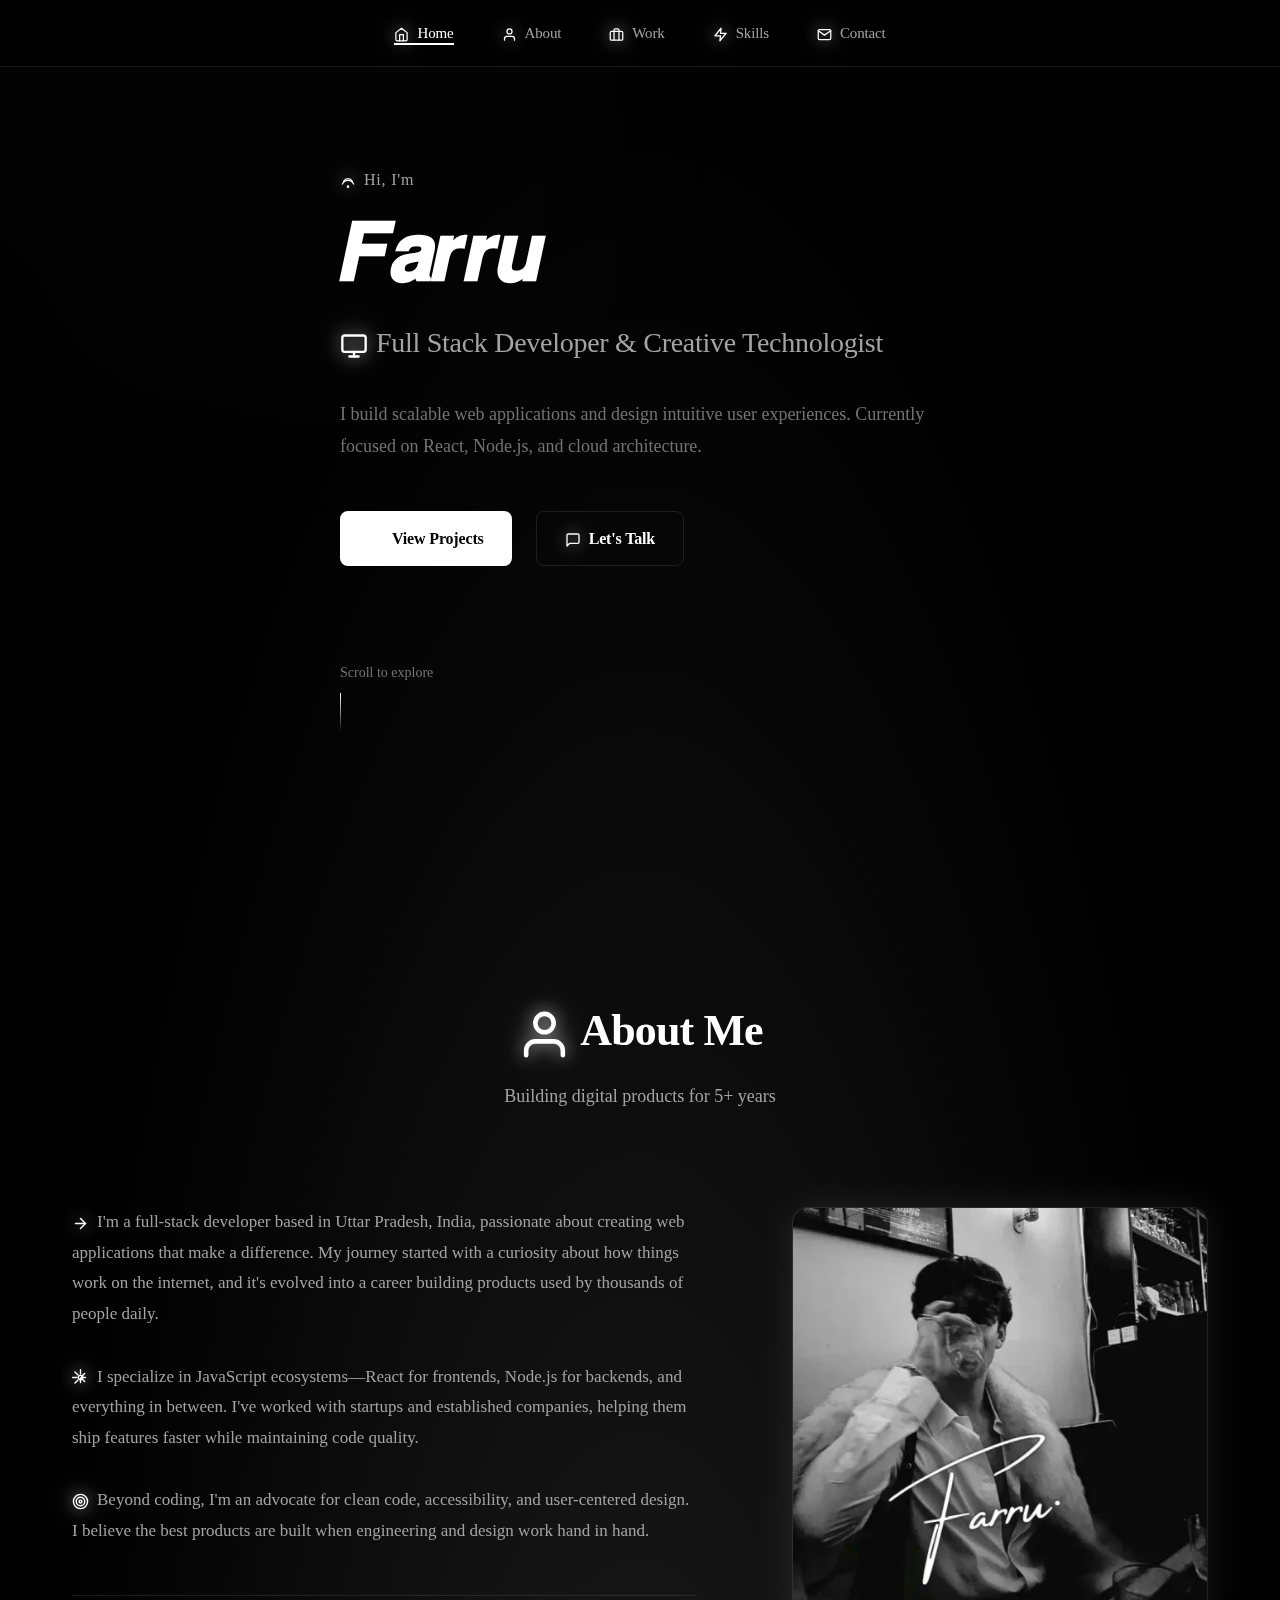
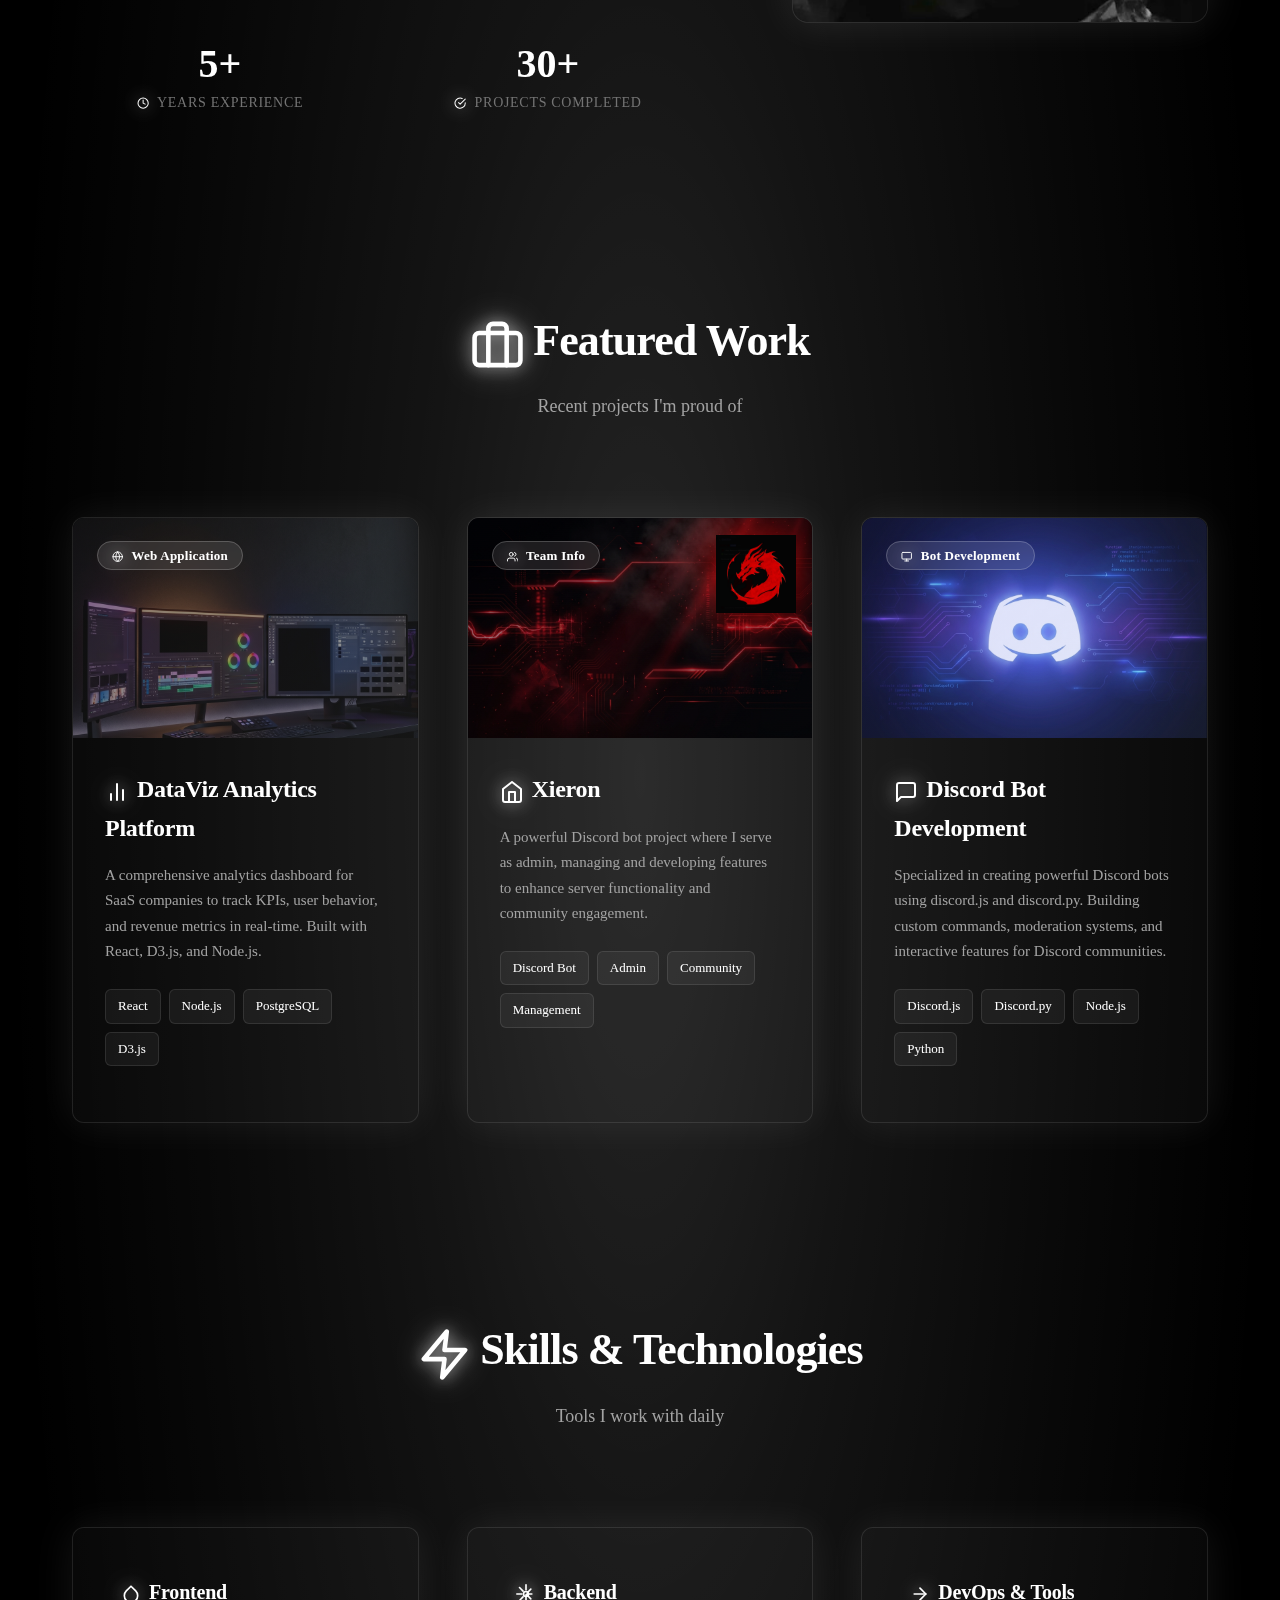
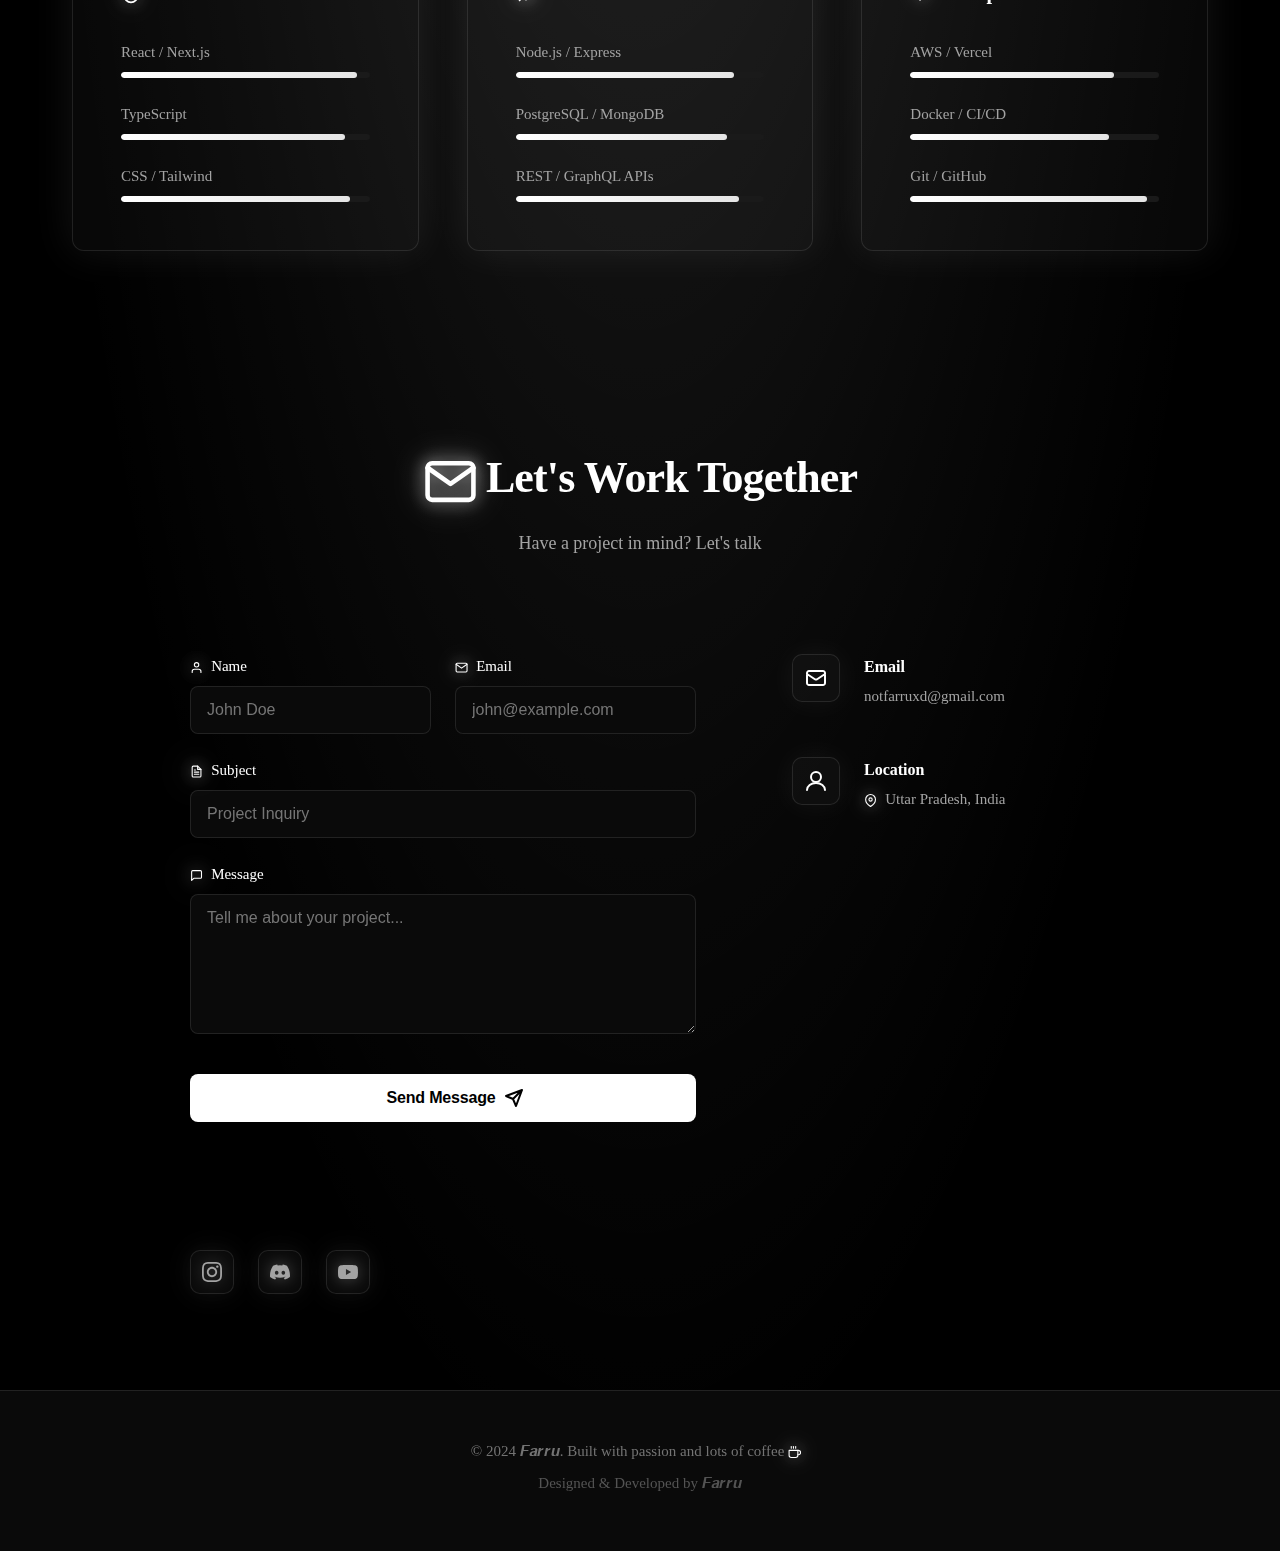
<file: index.html>
<!DOCTYPE html>
<html lang="en">

<head>
    <meta charset="UTF-8">
    <meta name="viewport" content="width=device-width, initial-scale=1.0">
    <meta name="description"
        content="𝑭𝒂𝒓𝒓𝒖 - Full Stack Developer & UI/UX Designer. Specializing in modern web applications, responsive design, and user-centric digital experiences.">
    <meta name="keywords" content="full stack developer, web developer, UI/UX designer, React, Node.js, portfolio">
    <meta name="author" content="𝑭𝒂𝒓𝒓𝒖">
    <meta property="og:title" content="𝑭𝒂𝒓𝒓𝒖 - Full Stack Developer">
    <meta property="og:description" content="Creating beautiful, functional web experiences">
    <meta property="og:type" content="website">
    <title>𝑭𝒂𝒓𝒓𝒖 - Developer & Designer</title>
    <link rel="stylesheet" href="style.css">
    <link rel="preconnect" href="https://fonts.googleapis.com">
    <link rel="preconnect" href="https://fonts.gstatic.com" crossorigin>
</head>

<body>
    <!-- Navigation -->
    <nav id="navbar">
        <div class="nav-container">
            <ul class="nav-links" id="navLinks">
                <li><a href="index.html" class="nav-link active"><span class="icon"><svg viewBox="0 0 24 24">
                                <path d="M3 9l9-7 9 7v11a2 2 0 0 1-2 2H5a2 2 0 0 1-2-2z"></path>
                                <polyline points="9 22 9 12 15 12 15 22"></polyline>
                            </svg></span>Home</a></li>
                <li><a href="#about" class="nav-link"><span class="icon"><svg viewBox="0 0 24 24">
                                <path d="M20 21v-2a4 4 0 0 0-4-4H8a4 4 0 0 0-4 4v2"></path>
                                <circle cx="12" cy="7" r="4"></circle>
                            </svg></span>About</a></li>
                <li><a href="#work" class="nav-link"><span class="icon"><svg viewBox="0 0 24 24">
                                <rect x="2" y="7" width="20" height="14" rx="2" ry="2"></rect>
                                <path d="M16 21V5a2 2 0 0 0-2-2h-4a2 2 0 0 0-2 2v16"></path>
                            </svg></span>Work</a></li>
                <li><a href="#skills" class="nav-link"><span class="icon"><svg viewBox="0 0 24 24">
                                <polygon points="13 2 3 14 12 14 11 22 21 10 12 10 13 2"></polygon>
                            </svg></span>Skills</a></li>
                <li><a href="#contact" class="nav-link"><span class="icon"><svg viewBox="0 0 24 24">
                                <path d="M4 4h16c1.1 0 2 .9 2 2v12c0 1.1-.9 2-2 2H4c-1.1 0-2-.9-2-2V6c0-1.1.9-2 2-2z">
                                </path>
                                <polyline points="22,6 12,13 2,6"></polyline>
                            </svg></span>Contact</a></li>
            </ul>
            <button class="mobile-menu-btn" id="mobileMenuBtn" aria-label="Toggle mobile menu">
                <span class="menu-icon"></span>
            </button>
        </div>
    </nav>

    <!-- Hero Section -->
    <section id="home" class="hero">
        <div class="hero-content">
            <div class="hero-label"><span class="icon"><svg viewBox="0 0 24 24">
                        <path d="M5.5 11c1.5-2.5 3.5-4 6.5-4s5 1.5 6.5 4"></path>
                        <path d="M3.5 15c2-3.5 5-5.5 8.5-5.5s6.5 2 8.5 5.5"></path>
                        <circle cx="12" cy="19" r="1"></circle>
                    </svg></span>Hi, I'm</div>
            <h1 class="hero-title">𝑭𝒂𝒓𝒓𝒖</h1>
            <p class="hero-subtitle"><span class="icon"><svg viewBox="0 0 24 24">
                        <rect x="2" y="3" width="20" height="14" rx="2" ry="2"></rect>
                        <line x1="8" y1="21" x2="16" y2="21"></line>
                        <line x1="12" y1="17" x2="12" y2="21"></line>
                    </svg></span>Full Stack Developer & Creative Technologist</p>
            <p class="hero-description">
                I build scalable web applications and design intuitive user experiences.
                Currently focused on React, Node.js, and cloud architecture.
            </p>
            <div class="cta-buttons">
                <a href="#work" class="btn btn-primary">
                    <span><span class="icon"><svg viewBox="0 0 24 24">
                                <path d="M22 19a2 2 0 0 1-2 2H4a2 2 0 0 1-2-2V5a2 2 0 0 1 2-2h5l2 3h9a2 2 0 0 1 2 2z">
                                </path>
                            </svg></span>View Projects</span>
                </a>
                <a href="#contact" class="btn btn-secondary">
                    <span><span class="icon"><svg viewBox="0 0 24 24">
                                <path d="M21 15a2 2 0 0 1-2 2H7l-4 4V5a2 2 0 0 1 2-2h14a2 2 0 0 1 2 2z"></path>
                            </svg></span>Let's Talk</span>
                </a>
            </div>
            <div class="hero-scroll-indicator">
                <span>Scroll to explore</span>
                <div class="scroll-arrow"></div>
            </div>
        </div>
    </section>

    <!-- About Section -->
    <section id="about">
        <div class="section-header">
            <h2 class="section-title"><span class="icon icon-lg"><svg viewBox="0 0 24 24">
                        <path d="M20 21v-2a4 4 0 0 0-4-4H8a4 4 0 0 0-4 4v2"></path>
                        <circle cx="12" cy="7" r="4"></circle>
                    </svg></span>About Me</h2>
            <p class="section-subtitle">Building digital products for 5+ years</p>
        </div>
        <div class="about-content">
            <div class="about-text">
                <p>
                    <span class="icon"><svg viewBox="0 0 24 24">
                            <path d="M5 12h14"></path>
                            <path d="M12 5l7 7-7 7"></path>
                        </svg></span>I'm a full-stack developer based in Uttar Pradesh, India, passionate about creating
                    web applications that make a difference. My journey started with a curiosity
                    about how things work on the internet, and it's evolved into a career building
                    products used by thousands of people daily.
                </p>
                <p>
                    <span class="icon"><svg viewBox="0 0 24 24">
                            <circle cx="12" cy="12" r="3"></circle>
                            <path
                                d="M12 1v6m0 6v6M4.22 4.22l4.24 4.24m5.08 5.08l4.24 4.24M1 12h6m6 0h6M4.22 19.78l4.24-4.24m5.08-5.08l4.24-4.24">
                            </path>
                        </svg></span>I specialize in JavaScript ecosystems—React for frontends, Node.js for backends,
                    and everything in between. I've worked with startups and established companies,
                    helping them ship features faster while maintaining code quality.
                </p>
                <p>
                    <span class="icon"><svg viewBox="0 0 24 24">
                            <circle cx="12" cy="12" r="10"></circle>
                            <circle cx="12" cy="12" r="6"></circle>
                            <circle cx="12" cy="12" r="2"></circle>
                        </svg></span>Beyond coding, I'm an advocate for clean code, accessibility, and user-centered
                    design. I believe the best products are built when engineering and design work
                    hand in hand.
                </p>
                <div class="about-stats">
                    <div class="stat-item">
                        <div class="stat-number">5+</div>
                        <div class="stat-label"><span class="icon icon-sm"><svg viewBox="0 0 24 24">
                                    <circle cx="12" cy="12" r="10"></circle>
                                    <polyline points="12 6 12 12 16 14"></polyline>
                                </svg></span>Years Experience</div>
                    </div>
                    <div class="stat-item">
                        <div class="stat-number">30+</div>
                        <div class="stat-label"><span class="icon icon-sm"><svg viewBox="0 0 24 24">
                                    <path d="M22 11.08V12a10 10 0 1 1-5.93-9.14"></path>
                                    <polyline points="22 4 12 14.01 9 11.01"></polyline>
                                </svg></span>Projects Completed</div>
                    </div>
                </div>
            </div>
            <div class="about-image">
                <div class="about-image-inner">
                    <div class="profile-placeholder">
                        <img src="profile.jpg" alt="𝑭𝒂𝒓𝒓𝒖 Profile Picture"
                            style="width: 100%; height: 100%; object-fit: cover; border-radius: 16px;">
                    </div>
                </div>
            </div>
        </div>
    </section>

    <!-- Work Section -->
    <section id="work">
        <div class="section-header">
            <h2 class="section-title"><span class="icon icon-lg"><svg viewBox="0 0 24 24">
                        <rect x="2" y="7" width="20" height="14" rx="2" ry="2"></rect>
                        <path d="M16 21V5a2 2 0 0 0-2-2h-4a2 2 0 0 0-2 2v16"></path>
                    </svg></span>Featured Work</h2>
            <p class="section-subtitle">Recent projects I'm proud of</p>
        </div>
        <div class="projects-grid">
            <article class="project-card">
                <div class="project-image project-img-1">
                    <div class="project-overlay">
                        <span class="project-category"><span class="icon icon-sm"><svg viewBox="0 0 24 24">
                                    <circle cx="12" cy="12" r="10"></circle>
                                    <line x1="2" y1="12" x2="22" y2="12"></line>
                                    <path
                                        d="M12 2a15.3 15.3 0 0 1 4 10 15.3 15.3 0 0 1-4 10 15.3 15.3 0 0 1-4-10 15.3 15.3 0 0 1 4-10z">
                                    </path>
                                </svg></span>Web Application</span>
                    </div>
                </div>
                <div class="project-content">
                    <h3><span class="icon"><svg viewBox="0 0 24 24">
                                <line x1="18" y1="20" x2="18" y2="10"></line>
                                <line x1="12" y1="20" x2="12" y2="4"></line>
                                <line x1="6" y1="20" x2="6" y2="14"></line>
                            </svg></span>DataViz Analytics Platform</h3>
                    <p>A comprehensive analytics dashboard for SaaS companies to track KPIs, user behavior, and revenue
                        metrics in real-time. Built with React, D3.js, and Node.js.</p>
                    <div class="project-tags">
                        <span class="tag">React</span>
                        <span class="tag">Node.js</span>
                        <span class="tag">PostgreSQL</span>
                        <span class="tag">D3.js</span>
                    </div>
                </div>
            </article>

            <article class="project-card">
                <div class="project-image project-img-2">
                    <img src="xieron-logo.png" alt="Xieron" class="xieron-logo">
                    <div class="project-overlay">
                        <span class="project-category"><span class="icon icon-sm"><svg viewBox="0 0 24 24">
                                    <path d="M17 21v-2a4 4 0 0 0-4-4H5a4 4 0 0 0-4 4v2"></path>
                                    <circle cx="9" cy="7" r="4"></circle>
                                    <path d="M23 21v-2a4 4 0 0 0-3-3.87"></path>
                                    <path d="M16 3.13a4 4 0 0 1 0 7.75"></path>
                                </svg></span>Team Info</span>
                    </div>
                </div>
                <div class="project-content">
                    <h3><span class="icon"><svg viewBox="0 0 24 24">
                                <path d="M3 9l9-7 9 7v11a2 2 0 0 1-2 2H5a2 2 0 0 1-2-2z"></path>
                                <polyline points="9 22 9 12 15 12 15 22"></polyline>
                            </svg></span>Xieron</h3>
                    <p>A powerful Discord bot project where I serve as admin, managing and developing features to
                        enhance
                        server functionality and community engagement.</p>
                    <div class="project-tags">
                        <span class="tag">Discord Bot</span>
                        <span class="tag">Admin</span>
                        <span class="tag">Community</span>
                        <span class="tag">Management</span>
                    </div>
                </div>
            </article>

            <article class="project-card">
                <div class="project-image project-img-3">
                    <div class="project-overlay">
                        <span class="project-category"><span class="icon icon-sm"><svg viewBox="0 0 24 24">
                                    <rect x="2" y="3" width="20" height="14" rx="2" ry="2"></rect>
                                    <line x1="8" y1="21" x2="16" y2="21"></line>
                                    <line x1="12" y1="17" x2="12" y2="21"></line>
                                </svg></span>Bot Development</span>
                    </div>
                </div>
                <div class="project-content">
                    <h3><span class="icon"><svg viewBox="0 0 24 24">
                                <path d="M21 15a2 2 0 0 1-2 2H7l-4 4V5a2 2 0 0 1 2-2h14a2 2 0 0 1 2 2z"></path>
                            </svg></span>Discord Bot Development</h3>
                    <p>Specialized in creating powerful Discord bots using discord.js and discord.py. Building custom
                        commands, moderation systems, and interactive features for Discord communities.</p>
                    <div class="project-tags">
                        <span class="tag">Discord.js</span>
                        <span class="tag">Discord.py</span>
                        <span class="tag">Node.js</span>
                        <span class="tag">Python</span>
                    </div>
                </div>
            </article>
        </div>
    </section>

    <!-- Skills Section -->
    <section id="skills">
        <div class="section-header">
            <h2 class="section-title"><span class="icon icon-lg"><svg viewBox="0 0 24 24">
                        <polygon points="13 2 3 14 12 14 11 22 21 10 12 10 13 2"></polygon>
                    </svg></span>Skills & Technologies</h2>
            <p class="section-subtitle">Tools I work with daily</p>
        </div>
        <div class="skills-container">
            <div class="skill-category">
                <h3 class="skill-category-title"><span class="icon"><svg viewBox="0 0 24 24">
                            <path d="M12 2.69l5.66 5.66a8 8 0 1 1-11.31 0z"></path>
                        </svg></span>Frontend</h3>
                <div class="skill-list">
                    <div class="skill-item">
                        <span class="skill-name">React / Next.js</span>
                        <div class="skill-bar">
                            <div class="skill-progress" style="width: 95%"></div>
                        </div>
                    </div>
                    <div class="skill-item">
                        <span class="skill-name">TypeScript</span>
                        <div class="skill-bar">
                            <div class="skill-progress" style="width: 90%"></div>
                        </div>
                    </div>
                    <div class="skill-item">
                        <span class="skill-name">CSS / Tailwind</span>
                        <div class="skill-bar">
                            <div class="skill-progress" style="width: 92%"></div>
                        </div>
                    </div>
                </div>
            </div>

            <div class="skill-category">
                <h3 class="skill-category-title"><span class="icon"><svg viewBox="0 0 24 24">
                            <circle cx="12" cy="12" r="3"></circle>
                            <path
                                d="M12 1v6m0 6v6M4.22 4.22l4.24 4.24m5.08 5.08l4.24 4.24M1 12h6m6 0h6M4.22 19.78l4.24-4.24m5.08-5.08l4.24-4.24">
                            </path>
                        </svg></span>Backend</h3>
                <div class="skill-list">
                    <div class="skill-item">
                        <span class="skill-name">Node.js / Express</span>
                        <div class="skill-bar">
                            <div class="skill-progress" style="width: 88%"></div>
                        </div>
                    </div>
                    <div class="skill-item">
                        <span class="skill-name">PostgreSQL / MongoDB</span>
                        <div class="skill-bar">
                            <div class="skill-progress" style="width: 85%"></div>
                        </div>
                    </div>
                    <div class="skill-item">
                        <span class="skill-name">REST / GraphQL APIs</span>
                        <div class="skill-bar">
                            <div class="skill-progress" style="width: 90%"></div>
                        </div>
                    </div>
                </div>
            </div>

            <div class="skill-category">
                <h3 class="skill-category-title"><span class="icon"><svg viewBox="0 0 24 24">
                            <path d="M5 12h14"></path>
                            <path d="M12 5l7 7-7 7"></path>
                        </svg></span>DevOps & Tools</h3>
                <div class="skill-list">
                    <div class="skill-item">
                        <span class="skill-name">AWS / Vercel</span>
                        <div class="skill-bar">
                            <div class="skill-progress" style="width: 82%"></div>
                        </div>
                    </div>
                    <div class="skill-item">
                        <span class="skill-name">Docker / CI/CD</span>
                        <div class="skill-bar">
                            <div class="skill-progress" style="width: 80%"></div>
                        </div>
                    </div>
                    <div class="skill-item">
                        <span class="skill-name">Git / GitHub</span>
                        <div class="skill-bar">
                            <div class="skill-progress" style="width: 95%"></div>
                        </div>
                    </div>
                </div>
            </div>
        </div>
    </section>

    <!-- Contact Section -->
    <section id="contact">
        <div class="section-header">
            <h2 class="section-title"><span class="icon icon-lg"><svg viewBox="0 0 24 24">
                        <path d="M4 4h16c1.1 0 2 .9 2 2v12c0 1.1-.9 2-2 2H4c-1.1 0-2-.9-2-2V6c0-1.1.9-2 2-2z"></path>
                        <polyline points="22,6 12,13 2,6"></polyline>
                    </svg></span>Let's Work Together</h2>
            <p class="section-subtitle">Have a project in mind? Let's talk</p>
        </div>
        <div class="contact-content">
            <form class="contact-form" id="contactForm">
                <div class="form-row">
                    <div class="form-group">
                        <label for="name"><span class="icon icon-sm"><svg viewBox="0 0 24 24">
                                    <path d="M20 21v-2a4 4 0 0 0-4-4H8a4 4 0 0 0-4 4v2"></path>
                                    <circle cx="12" cy="7" r="4"></circle>
                                </svg></span>Name</label>
                        <input type="text" id="name" name="name" required placeholder="John Doe">
                    </div>
                    <div class="form-group">
                        <label for="email"><span class="icon icon-sm"><svg viewBox="0 0 24 24">
                                    <path
                                        d="M4 4h16c1.1 0 2 .9 2 2v12c0 1.1-.9 2-2 2H4c-1.1 0-2-.9-2-2V6c0-1.1.9-2 2-2z">
                                    </path>
                                    <polyline points="22,6 12,13 2,6"></polyline>
                                </svg></span>Email</label>
                        <input type="email" id="email" name="email" required placeholder="john@example.com">
                    </div>
                </div>
                <div class="form-group">
                    <label for="subject"><span class="icon icon-sm"><svg viewBox="0 0 24 24">
                                <path d="M14 2H6a2 2 0 0 0-2 2v16a2 2 0 0 0 2 2h12a2 2 0 0 0 2-2V8z"></path>
                                <polyline points="14 2 14 8 20 8"></polyline>
                                <line x1="16" y1="13" x2="8" y2="13"></line>
                                <line x1="16" y1="17" x2="8" y2="17"></line>
                                <polyline points="10 9 9 9 8 9"></polyline>
                            </svg></span>Subject</label>
                    <input type="text" id="subject" name="subject" required placeholder="Project Inquiry">
                </div>
                <div class="form-group">
                    <label for="message"><span class="icon icon-sm"><svg viewBox="0 0 24 24">
                                <path d="M21 15a2 2 0 0 1-2 2H7l-4 4V5a2 2 0 0 1 2-2h14a2 2 0 0 1 2 2z"></path>
                            </svg></span>Message</label>
                    <textarea id="message" name="message" required
                        placeholder="Tell me about your project..."></textarea>
                </div>
                <button type="submit" class="btn btn-primary btn-submit">
                    <span><span class="icon"><svg viewBox="0 0 24 24">
                                <line x1="22" y1="2" x2="11" y2="13"></line>
                                <polygon points="22 2 15 22 11 13 2 9 22 2"></polygon>
                            </svg></span>Send Message</span>
                    <svg width="20" height="20" viewBox="0 0 20 20" fill="none">
                        <path d="M18 2L9 11M18 2L12 18L9 11M18 2L2 8L9 11" stroke="currentColor" stroke-width="2"
                            stroke-linecap="round" stroke-linejoin="round" />
                    </svg>
                </button>
            </form>

            <div class="contact-info">
                <div class="contact-item">
                    <div class="contact-icon">
                        <svg width="24" height="24" viewBox="0 0 24 24" fill="none">
                            <path
                                d="M3 8L10.89 13.26C11.2187 13.4793 11.6049 13.5963 12 13.5963C12.3951 13.5963 12.7813 13.4793 13.11 13.26L21 8M5 19H19C19.5304 19 20.0391 18.7893 20.4142 18.4142C20.7893 18.0391 21 17.5304 21 17V7C21 6.46957 20.7893 5.96086 20.4142 5.58579C20.0391 5.21071 19.5304 5 19 5H5C4.46957 5 3.96086 5.21071 3.58579 5.58579C3.21071 5.96086 3 6.46957 3 7V17C3 17.5304 3.21071 18.0391 3.58579 18.4142C3.96086 18.7893 4.46957 19 5 19Z"
                                stroke="currentColor" stroke-width="2" stroke-linecap="round" stroke-linejoin="round" />
                        </svg>
                    </div>
                    <div>
                        <h4>Email</h4>
                        <a href="mailto:notfarruxd@gmail.com">notfarruxd@gmail.com</a>
                    </div>
                </div>
                <div class="contact-item">
                    <div class="contact-icon">
                        <svg width="24" height="24" viewBox="0 0 24 24" fill="none">
                            <path
                                d="M17 8C17 10.7614 14.7614 13 12 13C9.23858 13 7 10.7614 7 8C7 5.23858 9.23858 3 12 3C14.7614 3 17 5.23858 17 8Z"
                                stroke="currentColor" stroke-width="2" />
                            <path d="M3 21C3 17.134 7.02944 14 12 14C16.9706 14 21 17.134 21 21" stroke="currentColor"
                                stroke-width="2" stroke-linecap="round" />
                        </svg>
                    </div>
                    <div>
                        <h4>Location</h4>
                        <p><span class="icon icon-sm"><svg viewBox="0 0 24 24">
                                    <path d="M21 10c0 7-9 13-9 13s-9-6-9-13a9 9 0 0 1 18 0z"></path>
                                    <circle cx="12" cy="10" r="3"></circle>
                                </svg></span>Uttar Pradesh, India</p>
                    </div>
                </div>
            </div>

            <div class="social-links">
                <a href="https://www.instagram.com/farxru/" target="_blank" rel="noopener" class="social-link"
                    id="instagram-link" aria-label="Instagram" title="Instagram">
                    <svg width="24" height="24" viewBox="0 0 24 24" fill="currentColor">
                        <path
                            d="M12 2.163c3.204 0 3.584.012 4.85.07 3.252.148 4.771 1.691 4.919 4.919.058 1.265.069 1.645.069 4.849 0 3.205-.012 3.584-.069 4.849-.149 3.225-1.664 4.771-4.919 4.919-1.266.058-1.644.07-4.85.07-3.204 0-3.584-.012-4.849-.07-3.26-.149-4.771-1.699-4.919-4.92-.058-1.265-.07-1.644-.07-4.849 0-3.204.013-3.583.07-4.849.149-3.227 1.664-4.771 4.919-4.919 1.266-.057 1.645-.069 4.849-.069zm0-2.163c-3.259 0-3.667.014-4.947.072-4.358.2-6.78 2.618-6.98 6.98-.059 1.281-.073 1.689-.073 4.948 0 3.259.014 3.668.072 4.948.2 4.358 2.618 6.78 6.98 6.98 1.281.058 1.689.072 4.948.072 3.259 0 3.668-.014 4.948-.072 4.354-.2 6.782-2.618 6.979-6.98.059-1.28.073-1.689.073-4.948 0-3.259-.014-3.667-.072-4.947-.196-4.354-2.617-6.78-6.979-6.98-1.281-.059-1.69-.073-4.949-.073zm0 5.838c-3.403 0-6.162 2.759-6.162 6.162s2.759 6.163 6.162 6.163 6.162-2.759 6.162-6.163c0-3.403-2.759-6.162-6.162-6.162zm0 10.162c-2.209 0-4-1.79-4-4 0-2.209 1.791-4 4-4s4 1.791 4 4c0 2.21-1.791 4-4 4zm6.406-11.845c-.796 0-1.441.645-1.441 1.44s.645 1.44 1.441 1.44c.795 0 1.439-.645 1.439-1.44s-.644-1.44-1.439-1.44z" />
                    </svg>
                </a>
                <a href="https://discord.gg/WwPRfftKtU" target="_blank" rel="noopener" class="social-link"
                    id="discord-link" aria-label="Discord" title="Discord">
                    <svg width="24" height="24" viewBox="0 0 24 24" fill="currentColor">
                        <path
                            d="M20.317 4.37a19.791 19.791 0 0 0-4.885-1.515.074.074 0 0 0-.079.037c-.21.375-.444.864-.608 1.25a18.27 18.27 0 0 0-5.487 0 12.64 12.64 0 0 0-.617-1.25.077.077 0 0 0-.079-.037A19.736 19.736 0 0 0 3.677 4.37a.07.07 0 0 0-.032.027C.533 9.046-.32 13.58.099 18.057a.082.082 0 0 0 .031.057 19.9 19.9 0 0 0 5.993 3.03.078.078 0 0 0 .084-.028c.462-.63.874-1.295 1.226-1.994a.076.076 0 0 0-.041-.106 13.107 13.107 0 0 1-1.872-.892.077.077 0 0 1-.008-.128 10.2 10.2 0 0 0 .372-.292.074.074 0 0 1 .077-.01c3.928 1.793 8.18 1.793 12.062 0a.074.074 0 0 1 .078.01c.12.098.246.198.373.292a.077.077 0 0 1-.006.127 12.299 12.299 0 0 1-1.873.892.077.077 0 0 0-.041.107c.36.698.772 1.362 1.225 1.993a.076.076 0 0 0 .084.028 19.839 19.839 0 0 0 6.002-3.03.077.077 0 0 0 .032-.054c.5-5.177-.838-9.674-3.549-13.66a.061.061 0 0 0-.031-.03zM8.02 15.33c-1.183 0-2.157-1.085-2.157-2.419 0-1.333.956-2.419 2.157-2.419 1.21 0 2.176 1.096 2.157 2.42 0 1.333-.956 2.418-2.157 2.418zm7.975 0c-1.183 0-2.157-1.085-2.157-2.419 0-1.333.955-2.419 2.157-2.419 1.21 0 2.176 1.096 2.157 2.42 0 1.333-.946 2.418-2.157 2.418z" />
                    </svg>
                </a>
                <a href="https://youtube.com/@farru_playz?si=hqp10x_1k02tBDEe" target="_blank" rel="noopener"
                    class="social-link" id="youtube-link" aria-label="YouTube" title="YouTube">
                    <svg width="24" height="24" viewBox="0 0 24 24" fill="currentColor">
                        <path
                            d="M23.498 6.186a3.016 3.016 0 0 0-2.122-2.136C19.505 3.545 12 3.545 12 3.545s-7.505 0-9.377.505A3.017 3.017 0 0 0 .502 6.186C0 8.07 0 12 0 12s0 3.93.502 5.814a3.016 3.016 0 0 0 2.122 2.136c1.871.505 9.376.505 9.376.505s7.505 0 9.377-.505a3.015 3.015 0 0 0 2.122-2.136C24 15.93 24 12 24 12s0-3.93-.502-5.814zM9.545 15.568V8.432L15.818 12l-6.273 3.568z" />
                    </svg>
                </a>
            </div>
        </div>
    </section>

    <!-- Footer -->
    <footer>
        <div class="footer-content">
            <p>© 2024 𝑭𝒂𝒓𝒓𝒖. Built with passion and lots of coffee <span class="icon icon-sm"><svg
                        viewBox="0 0 24 24">
                        <path d="M18 8h1a4 4 0 0 1 0 8h-1"></path>
                        <path d="M2 8h16v9a4 4 0 0 1-4 4H6a4 4 0 0 1-4-4V8z"></path>
                        <line x1="6" y1="1" x2="6" y2="4"></line>
                        <line x1="10" y1="1" x2="10" y2="4"></line>
                        <line x1="14" y1="1" x2="14" y2="4"></line>
                    </svg></span></p>
            <p class="footer-note">Designed & Developed by 𝑭𝒂𝒓𝒓𝒖</p>
        </div>
    </footer>

    <script src="script.js"></script>
</body>

</html>
</file>
<file: style.css>
:root {
    /* Black & White Professional Color Palette */
    --bg-primary: #000000;
    --bg-secondary: #0a0a0a;
    --bg-tertiary: #1a1a1a;
    --accent-primary: #ffffff;
    --accent-secondary: #e5e5e5;
    --accent-hover: #f5f5f5;
    --text-primary: #ffffff;
    --text-secondary: #a3a3a3;
    --text-muted: #737373;
    --border-color: rgba(255, 255, 255, 0.1);
    --card-bg: rgba(255, 255, 255, 0.03);

    /* Typography */
    --font-sans: 'Inter', -apple-system, BlinkMacSystemFont, 'Segoe UI', Roboto, sans-serif;
    --font-mono: 'JetBrains Mono', 'Fira Code', monospace;

    /* Spacing */
    --spacing-xs: 0.5rem;
    --spacing-sm: 1rem;
    --spacing-md: 1.5rem;
    --spacing-lg: 2rem;
    --spacing-xl: 3rem;
    --spacing-2xl: 4rem;
    --spacing-3xl: 6rem;

    /* Effects */
    --transition: all 0.3s cubic-bezier(0.4, 0, 0.2, 1);
    --shadow-sm: 0 1px 2px 0 rgba(0, 0, 0, 0.05);
    --shadow-md: 0 4px 6px -1px rgba(0, 0, 0, 0.1);
    --shadow-lg: 0 10px 15px -3px rgba(0, 0, 0, 0.1);
    --shadow-xl: 0 20px 25px -5px rgba(0, 0, 0, 0.1);
}

@import url('https://fonts.googleapis.com/css2?family=Inter:wght@300;400;500;600;700;800&display=swap');

* {
    margin: 0;
    padding: 0;
    box-sizing: border-box;
}

html {
    scroll-behavior: smooth;
    font-size: 16px;
}

body {
    font-family: var(--font-primary);
    background:
        radial-gradient(ellipse at center,
            rgba(255, 255, 255, 0.15) 0%,
            rgba(255, 255, 255, 0.08) 25%,
            rgba(255, 255, 255, 0.03) 50%,
            transparent 70%),
        var(--bg-primary);
    color: var(--text-primary);
    line-height: 1.6;
    overflow-x: hidden;
    min-height: 100vh;
    -webkit-font-smoothing: antialiased;
    -moz-osx-font-smoothing: grayscale;
    cursor: none;
    position: relative;
}

/* Breathing glow overlay */
body::before {
    content: '';
    position: fixed;
    top: 50%;
    left: 50%;
    transform: translate(-50%, -50%);
    width: 1200px;
    height: 1200px;
    background: radial-gradient(circle,
            rgba(255, 255, 255, 0.18) 0%,
            rgba(255, 255, 255, 0.10) 30%,
            rgba(255, 255, 255, 0.04) 60%,
            transparent 80%);
    filter: blur(80px);
    pointer-events: none;
    z-index: 0;
    animation: breathingGlow 4s ease-in-out infinite;
}

@keyframes breathingGlow {

    0%,
    100% {
        opacity: 0.7;
        transform: translate(-50%, -50%) scale(1);
    }

    50% {
        opacity: 1;
        transform: translate(-50%, -50%) scale(1.15);
    }
}

/* Hide cursor for all elements */
* {
    cursor: none !important;
}

/* Copy Protection - Disable text selection and image dragging */
body,
* {
    -webkit-user-select: none;
    -moz-user-select: none;
    -ms-user-select: none;
    user-select: none;
    -webkit-touch-callout: none;
}

img {
    pointer-events: none;
    -webkit-user-drag: none;
    -khtml-user-drag: none;
    -moz-user-drag: none;
    -o-user-drag: none;
    user-drag: none;
}

/* Subtle background pattern */
body::before {
    content: '';
    position: fixed;
    top: 0;
    left: 0;
    width: 100%;
    height: 100%;
    background:
        radial-gradient(circle at 20% 30%, rgba(255, 255, 255, 0.02) 0%, transparent 50%),
        radial-gradient(circle at 80% 70%, rgba(255, 255, 255, 0.015) 0%, transparent 50%);
    z-index: -1;
    pointer-events: none;
}

/* Click/Touch Ripple Effect - Black & White Cloud Style */
.ripple-effect {
    position: fixed;
    border-radius: 50%;
    background: radial-gradient(circle, rgba(255, 255, 255, 0.3) 0%, rgba(255, 255, 255, 0.15) 40%, transparent 70%);
    width: 0;
    height: 0;
    pointer-events: none;
    transform: translate(-50%, -50%);
    animation: cloud-ripple 0.8s ease-out;
    z-index: 9999;
    filter: blur(8px);
}

@keyframes cloud-ripple {
    0% {
        width: 0;
        height: 0;
        opacity: 1;
        filter: blur(0px);
    }

    50% {
        opacity: 0.8;
        filter: blur(12px);
    }

    100% {
        width: 120px;
        height: 120px;
        opacity: 0;
        filter: blur(20px);
    }
}

/* Navigation */
nav {
    position: fixed;
    top: 0;
    width: 100%;
    padding: 1.25rem 0;
    background: rgba(0, 0, 0, 0.95);
    /* Removed backdrop-filter for better performance */
    border-bottom: 1px solid var(--border-color);
    z-index: 1000;
    transition: var(--transition);
}

nav.scrolled {
    padding: 0.875rem 0;
    background: rgba(0, 0, 0, 0.95);
    box-shadow: var(--shadow-lg);
}

.nav-container {
    max-width: 1200px;
    margin: 0 auto;
    padding: 0 var(--spacing-lg);
    display: flex;
    justify-content: center;
    align-items: center;
}

.nav-links {
    display: flex;
    gap: var(--spacing-xl);
    list-style: none;
    align-items: center;
}

.nav-links a {
    color: var(--text-secondary);
    text-decoration: none;
    font-weight: 500;
    font-size: 0.9375rem;
    transition: var(--transition);
    position: relative;
    letter-spacing: -0.01em;
}

.nav-links a::after {
    content: '';
    position: absolute;
    bottom: -4px;
    left: 0;
    width: 0;
    height: 2px;
    background: var(--accent-primary);
    transition: var(--transition);
}

.nav-links a:hover,
.nav-links a.active {
    color: var(--text-primary);
}

.nav-links a:hover::after,
.nav-links a.active::after {
    width: 100%;
}

.mobile-menu-btn {
    display: none;
    background: none;
    border: none;
    cursor: pointer;
    padding: 0.5rem;
}

.menu-icon {
    display: block;
    width: 24px;
    height: 2px;
    background: var(--text-primary);
    position: relative;
    transition: var(--transition);
}

.menu-icon::before,
.menu-icon::after {
    content: '';
    position: absolute;
    width: 24px;
    height: 2px;
    background: var(--text-primary);
    transition: var(--transition);
}

.menu-icon::before {
    top: -8px;
}

.menu-icon::after {
    bottom: -8px;
}

/* Hero Section */
.hero {
    min-height: 100vh;
    display: flex;
    align-items: center;
    justify-content: center;
    padding: var(--spacing-3xl) var(--spacing-lg);
    position: relative;
}

.hero-content {
    max-width: 800px;
    text-align: left;
}

.hero-label {
    font-size: 1rem;
    color: var(--text-secondary);
    margin-bottom: var(--spacing-sm);
    font-weight: 500;
    letter-spacing: 0.05em;
}

.hero-title {
    font-size: clamp(3rem, 8vw, 5rem);
    font-weight: 800;
    margin-bottom: var(--spacing-md);
    line-height: 1.1;
    letter-spacing: -0.03em;
    color: var(--text-primary);
}

.hero-subtitle {
    font-size: clamp(1.25rem, 3vw, 1.75rem);
    color: var(--text-secondary);
    margin-bottom: var(--spacing-lg);
    font-weight: 500;
    letter-spacing: -0.01em;
}

.hero-description {
    font-size: 1.125rem;
    color: var(--text-muted);
    max-width: 600px;
    margin-bottom: var(--spacing-xl);
    line-height: 1.8;
}

.cta-buttons {
    display: flex;
    gap: var(--spacing-md);
    margin-bottom: var(--spacing-3xl);
}

.btn {
    padding: 0.875rem 1.75rem;
    border-radius: 8px;
    font-weight: 600;
    text-decoration: none;
    transition: var(--transition);
    cursor: pointer;
    border: none;
    font-size: 1rem;
    display: inline-flex;
    align-items: center;
    gap: 0.5rem;
    letter-spacing: -0.01em;
}

.btn-primary {
    background: var(--accent-primary);
    color: var(--bg-primary);
}

.btn-primary:hover {
    background: var(--accent-hover);
    transform: translateY(-2px);
    box-shadow: 0 8px 16px rgba(255, 255, 255, 0.2);
}

.btn-secondary {
    background: transparent;
    color: var(--text-primary);
    border: 1.5px solid var(--border-color);
}

.btn-secondary:hover {
    border-color: var(--accent-primary);
    background: rgba(255, 255, 255, 0.05);
    transform: translateY(-2px);
}

.hero-scroll-indicator {
    display: flex;
    flex-direction: column;
    align-items: flex-start;
    gap: 0.5rem;
    color: var(--text-muted);
    font-size: 0.875rem;
}

.scroll-arrow {
    width: 1px;
    height: 40px;
    background: linear-gradient(to bottom, var(--accent-primary), transparent);
    animation: scrollDown 2s ease-in-out infinite;
}

@keyframes scrollDown {

    0%,
    100% {
        opacity: 0;
        transform: translateY(0);
    }

    50% {
        opacity: 1;
        transform: translateY(10px);
    }
}

/* Sections */
section {
    padding: var(--spacing-3xl) var(--spacing-lg);
    max-width: 1200px;
    margin: 0 auto;
}

.section-header {
    text-align: center;
    margin-bottom: var(--spacing-3xl);
}

.section-title {
    font-size: clamp(2rem, 5vw, 2.75rem);
    font-weight: 700;
    margin-bottom: var(--spacing-sm);
    letter-spacing: -0.02em;
}

.section-subtitle {
    font-size: 1.125rem;
    color: var(--text-secondary);
    font-weight: 400;
}

/* About Section */
.about-content {
    display: grid;
    grid-template-columns: 1.5fr 1fr;
    gap: var(--spacing-3xl);
    align-items: start;
}

.about-text p {
    color: var(--text-secondary);
    margin-bottom: var(--spacing-lg);
    line-height: 1.8;
    font-size: 1.0625rem;
}

.about-stats {
    display: grid;
    grid-template-columns: repeat(2, 1fr);
    gap: var(--spacing-lg);
    margin-top: var(--spacing-xl);
    padding-top: var(--spacing-xl);
    border-top: 1px solid var(--border-color);
}

.stat-item {
    text-align: center;
}

.stat-number {
    font-size: 2.5rem;
    font-weight: 700;
    color: var(--accent-primary);
    line-height: 1;
    margin-bottom: var(--spacing-xs);
}

.stat-label {
    font-size: 0.875rem;
    color: var(--text-muted);
    text-transform: uppercase;
    letter-spacing: 0.05em;
}

.about-image {
    position: relative;
}

.about-image-inner {
    background: var(--card-bg);
    border: 1px solid var(--border-color);
    border-radius: 16px;
    padding: 0;
    display: flex;
    align-items: center;
    justify-content: center;
    min-height: 400px;
    /* Removed backdrop-filter for better performance */
    overflow: hidden;
    /* Simplified box-shadow */
    box-shadow: 0 0 40px rgba(255, 255, 255, 0.1);
}

.profile-placeholder {
    width: 100%;
    height: 100%;
    display: flex;
    align-items: center;
    justify-content: center;
}

.profile-placeholder svg {
    width: 100%;
    max-width: 280px;
    height: auto;
    filter: drop-shadow(0 8px 16px rgba(0, 0, 0, 0.3));
}

.profile-placeholder img {
    width: 100%;
    height: 100%;
    object-fit: cover;
    border-radius: 16px;
}

/* Projects Section */
.projects-grid {
    display: grid;
    grid-template-columns: repeat(auto-fit, minmax(340px, 1fr));
    gap: var(--spacing-xl);
}

.project-card {
    background: var(--card-bg);
    border: 1px solid var(--border-color);
    border-radius: 12px;
    overflow: hidden;
    transition: all 0.4s cubic-bezier(0.4, 0, 0.2, 1);
    /* Removed backdrop-filter for better performance */
    /* Simplified box-shadow */
    box-shadow: 0 0 40px rgba(255, 255, 255, 0.08);
    cursor: pointer;
}

.project-card:hover {
    transform: translateY(-8px) scale(1.02);
    border-color: rgba(255, 255, 255, 0.5);
    box-shadow: 0 20px 40px rgba(0, 0, 0, 0.6),
        0 0 60px rgba(255, 255, 255, 0.15);
}

.project-card:hover .project-image {
    transform: scale(1.05);
}

.project-card:hover .project-tags .tag {
    transform: translateY(-2px);
    box-shadow: 0 4px 8px rgba(255, 255, 255, 0.1);
}

.project-image {
    width: 100%;
    height: 220px;
    position: relative;
    overflow: hidden;
    display: flex;
    align-items: center;
    justify-content: center;
    transition: transform 0.4s cubic-bezier(0.4, 0, 0.2, 1);
}

.project-img-1 {
    background: linear-gradient(135deg, rgba(26, 26, 26, 0.5) 0%, rgba(42, 42, 42, 0.5) 100%),
        url('video-photo-editor-bg.png');
    background-size: cover;
    background-position: center;
}

.project-img-2 {
    background: linear-gradient(135deg, rgba(0, 0, 0, 0.4) 0%, rgba(10, 10, 10, 0.4) 100%),
        url('xieron-bg.png');
    background-size: cover;
    background-position: center;
}

.project-img-3 {
    background: linear-gradient(135deg, rgba(88, 101, 242, 0.2) 0%, rgba(114, 137, 218, 0.2) 100%),
        url('discord-bot-bg.png');
    background-size: cover;
    background-position: center;
}

.project-overlay {
    position: absolute;
    top: var(--spacing-md);
    left: var(--spacing-md);
}

.xieron-logo {
    position: absolute;
    top: 16px;
    right: 16px;
    width: 80px;
    height: 80px;
    object-fit: contain;
    filter: drop-shadow(0 0 20px rgba(255, 0, 0, 0.6));
    z-index: 2;
}

.project-category {
    background: rgba(255, 255, 255, 0.1);
    backdrop-filter: blur(10px);
    padding: 0.375rem 0.875rem;
    border-radius: 20px;
    font-size: 0.8125rem;
    font-weight: 600;
    color: white;
    letter-spacing: 0.02em;
    border: 1px solid rgba(255, 255, 255, 0.2);
}

.project-content {
    padding: var(--spacing-lg);
}

.project-content h3 {
    font-size: 1.5rem;
    margin-bottom: var(--spacing-sm);
    font-weight: 700;
    letter-spacing: -0.01em;
}

.project-content p {
    color: var(--text-secondary);
    margin-bottom: var(--spacing-md);
    line-height: 1.7;
    font-size: 0.9375rem;
}

.project-tags {
    display: flex;
    gap: var(--spacing-xs);
    flex-wrap: wrap;
    margin-bottom: var(--spacing-md);
}

.tag {
    background: rgba(255, 255, 255, 0.05);
    color: var(--text-primary);
    padding: 0.375rem 0.75rem;
    border-radius: 6px;
    font-size: 0.8125rem;
    font-weight: 500;
    border: 1px solid rgba(255, 255, 255, 0.1);
    transition: all 0.3s ease;
}

.project-links {
    display: flex;
    gap: var(--spacing-md);
}

.project-link {
    color: var(--text-primary);
    text-decoration: none;
    font-weight: 600;
    font-size: 0.9375rem;
    display: inline-flex;
    align-items: center;
    gap: 0.375rem;
    transition: var(--transition);
}

.project-link:hover {
    color: var(--text-secondary);
    gap: 0.625rem;
}

.project-link svg {
    transition: var(--transition);
}

/* Skills Section */
.skills-container {
    display: grid;
    grid-template-columns: repeat(auto-fit, minmax(300px, 1fr));
    gap: var(--spacing-xl);
}

.skill-category {
    background: var(--card-bg);
    border: 1px solid var(--border-color);
    border-radius: 12px;
    padding: var(--spacing-xl);
    /* Removed backdrop-filter for better performance */
    /* Simplified box-shadow */
    box-shadow: 0 0 40px rgba(255, 255, 255, 0.08);
}

.skill-category-title {
    font-size: 1.25rem;
    font-weight: 700;
    margin-bottom: var(--spacing-lg);
    color: var(--text-primary);
    letter-spacing: -0.01em;
}

.skill-list {
    display: flex;
    flex-direction: column;
    gap: var(--spacing-md);
}

.skill-item {
    display: flex;
    flex-direction: column;
    gap: var(--spacing-xs);
}

.skill-name {
    font-size: 0.9375rem;
    color: var(--text-secondary);
    font-weight: 500;
}

.skill-bar {
    width: 100%;
    height: 6px;
    background: var(--bg-tertiary);
    border-radius: 3px;
    overflow: hidden;
}

.skill-progress {
    height: 100%;
    background: linear-gradient(90deg, var(--accent-primary), var(--accent-secondary));
    border-radius: 3px;
    transition: width 1s ease-out;
}

/* Contact Section */
.contact-content {
    max-width: 900px;
    margin: 0 auto;
    display: grid;
    grid-template-columns: 1.5fr 1fr;
    gap: var(--spacing-3xl);
}

.contact-form {
    display: flex;
    flex-direction: column;
    gap: var(--spacing-md);
}

.form-row {
    display: grid;
    grid-template-columns: 1fr 1fr;
    gap: var(--spacing-md);
}

.form-group {
    display: flex;
    flex-direction: column;
    gap: var(--spacing-xs);
}

.form-group label {
    color: var(--text-primary);
    font-weight: 500;
    font-size: 0.9375rem;
}

.form-group input,
.form-group textarea {
    background: var(--bg-secondary);
    border: 1px solid var(--border-color);
    border-radius: 8px;
    padding: 0.875rem 1rem;
    color: var(--text-primary);
    font-family: var(--font-sans);
    font-size: 1rem;
    transition: var(--transition);
}

.form-group input:focus,
.form-group textarea:focus {
    outline: none;
    border-color: var(--accent-primary);
    background: var(--bg-tertiary);
}

.form-group textarea {
    resize: vertical;
    min-height: 140px;
}

.btn-submit {
    margin-top: var(--spacing-sm);
    justify-content: center;
}

.contact-info {
    display: flex;
    flex-direction: column;
    gap: var(--spacing-xl);
}

.contact-item {
    display: flex;
    gap: var(--spacing-md);
    align-items: flex-start;
}

.contact-icon {
    width: 48px;
    height: 48px;
    background: var(--card-bg);
    border: 1px solid var(--border-color);
    border-radius: 10px;
    display: flex;
    align-items: center;
    justify-content: center;
    flex-shrink: 0;
    /* Simplified box-shadow */
    box-shadow: 0 0 30px rgba(255, 255, 255, 0.06);
}

.contact-icon svg {
    stroke: var(--accent-primary);
}

.contact-item h4 {
    font-size: 1rem;
    font-weight: 600;
    margin-bottom: 0.25rem;
    color: var(--text-primary);
}

.contact-item p,
.contact-item a {
    font-size: 0.9375rem;
    color: var(--text-secondary);
    text-decoration: none;
    transition: var(--transition);
}

.contact-item a:hover {
    color: var(--accent-primary);
}

.social-links {
    display: flex;
    gap: var(--spacing-md);
    margin-top: var(--spacing-lg);
}

.social-link {
    width: 44px;
    height: 44px;
    border-radius: 10px;
    background: var(--card-bg);
    border: 1px solid var(--border-color);
    display: flex;
    align-items: center;
    justify-content: center;
    color: var(--text-secondary);
    text-decoration: none;
    transition: var(--transition);
    /* Simplified box-shadow */
    box-shadow: 0 0 30px rgba(255, 255, 255, 0.06);
}

.social-link {
    filter: drop-shadow(0 0 8px rgba(255, 255, 255, 0.3));
}

.social-link:hover {
    background: var(--accent-primary);
    border-color: var(--accent-primary);
    color: var(--bg-primary);
    transform: translateY(-2px);
    filter: drop-shadow(0 0 12px rgba(255, 255, 255, 0.5));
}

.social-link svg {
    width: 20px;
    height: 20px;
}

/* Footer */
footer {
    background: var(--bg-secondary);
    padding: var(--spacing-xl) var(--spacing-lg);
    text-align: center;
    border-top: 1px solid var(--border-color);
}

.footer-content p {
    color: var(--text-muted);
    font-size: 0.9375rem;
    margin-bottom: 0.5rem;
}

.footer-note {
    font-size: 0.875rem;
    color: var(--text-muted);
    opacity: 0.7;
}

/* Animations */
@keyframes fadeInUp {
    from {
        opacity: 0;
        transform: translateY(20px);
    }

    to {
        opacity: 1;
        transform: translateY(0);
    }
}

.visible {
    animation: fadeInUp 0.6s ease-out;
}

/* Responsive Design */
@media (max-width: 968px) {

    .about-content,
    .contact-content {
        grid-template-columns: 1fr;
    }

    .about-stats {
        grid-template-columns: repeat(3, 1fr);
    }
}

@media (max-width: 768px) {
    :root {
        --spacing-3xl: 4rem;
    }

    .nav-links {
        position: fixed;
        top: 70px;
        left: -100%;
        flex-direction: column;
        background: var(--bg-secondary);
        width: 100%;
        padding: var(--spacing-xl) var(--spacing-lg);
        border-bottom: 1px solid var(--border-color);
        transition: var(--transition);
        gap: var(--spacing-lg);
        align-items: flex-start;
    }

    .nav-links.active {
        left: 0;
    }

    .mobile-menu-btn {
        display: block;
    }

    .hero {
        padding: var(--spacing-2xl) var(--spacing-md);
    }

    .cta-buttons {
        flex-direction: column;
        gap: var(--spacing-sm);
    }

    .btn {
        width: 100%;
        justify-content: center;
    }

    .projects-grid {
        grid-template-columns: 1fr;
    }

    .skills-container {
        grid-template-columns: 1fr;
    }

    .form-row {
        grid-template-columns: 1fr;
    }

    .about-stats {
        grid-template-columns: 1fr;
        gap: var(--spacing-md);
    }

    .stat-item {
        text-align: left;
    }
}

@media (max-width: 480px) {
    section {
        padding: var(--spacing-2xl) var(--spacing-md);
    }

    .hero-title {
        font-size: 2.5rem;
    }

    .section-title {
        font-size: 1.875rem;
    }
}

/* Custom Icon System */
.icon {
    display: inline-flex;
    align-items: center;
    justify-content: center;
    margin-right: 0.5rem;
    filter: drop-shadow(0 0 8px rgba(255, 255, 255, 0.6)) drop-shadow(0 0 16px rgba(255, 255, 255, 0.3));
    transition: filter 0.3s cubic-bezier(0.4, 0, 0.2, 1);
    vertical-align: middle;
}

.icon svg {
    width: 1em;
    height: 1em;
    stroke: white;
    fill: none;
    stroke-width: 2;
    stroke-linecap: round;
    stroke-linejoin: round;
}

/* Simplified glow on hover for better performance */
a:hover .icon,
button:hover .icon,
.nav-link:hover .icon {
    filter: drop-shadow(0 0 10px rgba(255, 255, 255, 0.8));
}

/* Size variations */
.icon-sm svg {
    width: 0.875em;
    height: 0.875em;
}

.icon-lg svg {
    width: 1.25em;
    height: 1.25em;
}

.icon-xl svg {
    width: 1.5em;
    height: 1.5em;
}

/* Special icon styles */
.icon-filled svg {
    fill: white;
    stroke: none;
}

.icon-stroke-fill svg {
    fill: white;
    stroke: white;
}

/* Utility Classes */
.text-gradient {
    background: linear-gradient(135deg, var(--accent-primary), var(--accent-secondary));
    -webkit-background-clip: text;
    -webkit-text-fill-color: transparent;
    background-clip: text;
}

/* Loading state */
.loading {
    opacity: 0.6;
    pointer-events: none;
}

/* Selection */
::selection {
    background: var(--accent-primary);
    color: var(--bg-primary);
}

/* Scrollbar */
::-webkit-scrollbar {
    width: 10px;
}

::-webkit-scrollbar-track {
    background: var(--bg-secondary);
}

::-webkit-scrollbar-thumb {
    background: var(--accent-primary);
    border-radius: 5px;
}

::-webkit-scrollbar-thumb:hover {
    background: var(--accent-hover);
}

/* Custom Cursor - OPTIMIZED */
.custom-cursor {
    position: fixed;
    width: 28px;
    height: 28px;
    pointer-events: none;
    z-index: 999999;
    /* Increased to ensure always visible above all elements */
    /* GPU acceleration hints */
    will-change: transform;
    transform: translate3d(0, 0, 0);
    /* Force GPU layer */
    backface-visibility: hidden;
    /* Removed filter/shadow effects for clean cursor */
}

/* Hide cursor on mobile/touch devices */
@media (hover: none) and (pointer: coarse) {

    .custom-cursor {
        display: none !important;
    }

    body,
    * {
        cursor: auto !important;
    }
}

.custom-cursor img {
    width: 100%;
    height: 100%;
    display: block;
}

/* REMOVED TRAIL EFFECT - was causing lag */

/* Dangerous Entry Animation */
@keyframes dangerousEntry {
    0% {
        opacity: 0;
        transform: scale(0.95) translateY(20px);
        filter: blur(10px) brightness(0.5);
    }

    50% {
        filter: blur(2px) brightness(1.2);
    }

    100% {
        opacity: 1;
        transform: scale(1) translateY(0);
        filter: blur(0) brightness(1);
    }
}

@keyframes glitchEffect {

    0%,
    100% {
        transform: translate(0);
    }

    20% {
        transform: translate(-2px, 2px);
    }

    40% {
        transform: translate(-2px, -2px);
    }

    60% {
        transform: translate(2px, 2px);
    }

    80% {
        transform: translate(2px, -2px);
    }
}

/* Apply entry animation to body */
body {
    animation: dangerousEntry 1.2s cubic-bezier(0.16, 1, 0.3, 1) forwards;
}

/* Apply glitch to hero section on load */
.hero {
    animation: dangerousEntry 1.5s cubic-bezier(0.16, 1, 0.3, 1) forwards,
        glitchEffect 0.3s ease-in-out 0.5s;
}

/* Stagger animation for sections */
section {
    animation: dangerousEntry 1s cubic-bezier(0.16, 1, 0.3, 1) forwards;
    animation-delay: calc(var(--section-index, 0) * 0.1s);
}

/* Add animation delays for different sections */
#about {
    --section-index: 1;
}

#work {
    --section-index: 2;
}

#skills {
    --section-index: 3;
}

#contact {
    --section-index: 4;
}

/* Flower Sidebars - Hanging Vines */
.flower-sidebar {
    position: fixed;
    top: 0;
    height: 100vh;
    width: 100px;
    display: flex;
    align-items: center;
    justify-content: center;
    z-index: 10;
    pointer-events: none;
    opacity: 0;
    animation: flowersEntry 1.8s cubic-bezier(0.16, 1, 0.3, 1) 0.5s forwards;
}

.flower-sidebar.left {
    left: 20px;
}

.flower-sidebar.right {
    right: 20px;
}

/* Rose Vine Image Styling - Using Mask to Remove Background */
.rose-vine-img {
    width: 100%;
    height: auto;
    max-height: 85vh;
    object-fit: contain;

    /* Create white version with mask */
    background: white;
    -webkit-mask-image: url('rose-vine.png');
    -webkit-mask-size: contain;
    -webkit-mask-repeat: no-repeat;
    -webkit-mask-position: center;
    mask-image: url('rose-vine.png');
    mask-size: contain;
    mask-repeat: no-repeat;
    mask-position: center;

    /* Glow effect */
    filter: drop-shadow(0 0 6px rgba(255, 255, 255, 0.5)) drop-shadow(0 0 12px rgba(255, 255, 255, 0.3));
    opacity: 0.85;
    animation: vineSwayGentle 8s ease-in-out infinite;
}

/* Flip right side vine for symmetry */
.rose-vine-right {
    transform: scaleX(-1);
}

.hanging-vine {
    width: 100%;
    height: 100%;
    filter: drop-shadow(0 0 8px rgba(255, 255, 255, 0.4));
    animation: vineSwayGentle 8s ease-in-out infinite;
}

@keyframes flowersEntry {
    0% {
        opacity: 0;
        transform: translateY(-30px);
    }

    100% {
        opacity: 1;
        transform: translateY(0);
    }
}

@keyframes vineSwayGentle {

    0%,
    100% {
        transform: translateX(0) rotate(0deg);
    }

    25% {
        transform: translateX(3px) rotate(1deg);
    }

    50% {
        transform: translateX(-2px) rotate(-0.5deg);
    }

    75% {
        transform: translateX(2px) rotate(0.5deg);
    }
}

@media (max-width: 1200px) {
    .flower-sidebar {
        display: none;
    }
}
</file>
